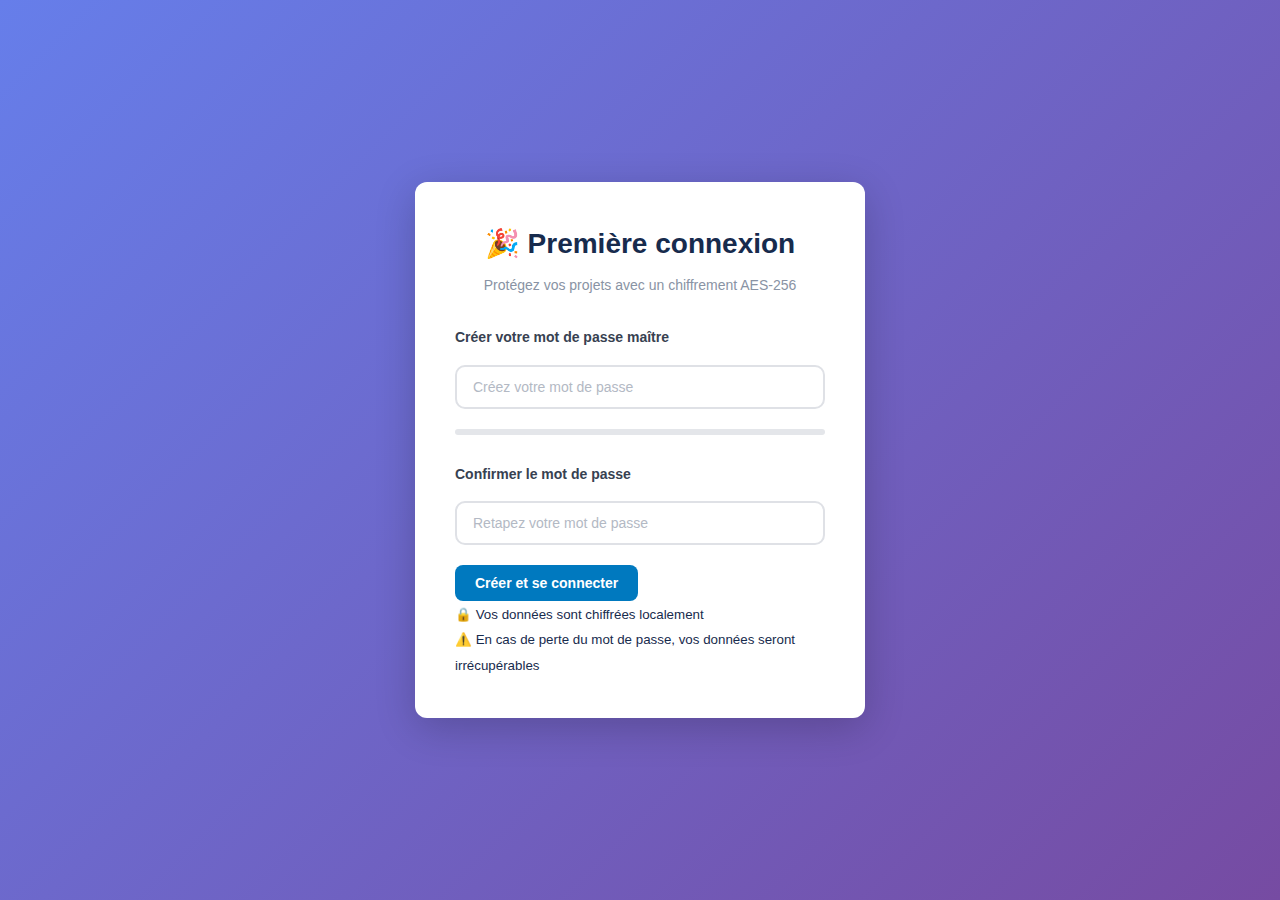
<file: index.html>
<!DOCTYPE html>
<html lang="fr">
<head>
    <meta charset="UTF-8">
    <meta name="viewport" content="width=device-width, initial-scale=1.0">
    <title>🔐 Connexion - Trello Clone Sécurisé</title>
    <link rel="stylesheet" href="css/common.css">
    <link rel="stylesheet" href="css/login.css">
</head>
<body>
    <div class="login-container">
        <div class="login-card">
            <div class="login-header">
                <h1>🔐 Trello Clone Sécurisé</h1>
                <p id="loginSubtitle">Protégez vos projets avec un chiffrement AES-256</p>
            </div>

            <form id="loginForm" autocomplete="off">
                <div class="form-group">
                    <label for="masterPassword">
                        <span id="passwordLabel">Créer votre mot de passe maître</span>
                    </label>
                    <input 
                        type="password" 
                        id="masterPassword" 
                        class="form-control"
                        placeholder="Minimum 12 caractères"
                        required
                        autocomplete="new-password"
                    >
                    
                    <!-- Indicateur de force (uniquement en mode création) -->
                    <div id="strengthIndicator" class="strength-indicator">
                        <div class="strength-bar">
                            <div id="strengthBar" class="strength-fill"></div>
                        </div>
                        <small id="strengthText" class="strength-text"></small>
                    </div>
                </div>

                <!-- Confirmation (uniquement en mode création) -->
                <div id="confirmGroup" class="form-group">
                    <label for="confirmPassword">Confirmer le mot de passe</label>
                    <input 
                        type="password" 
                        id="confirmPassword" 
                        class="form-control"
                        placeholder="Retapez votre mot de passe"
                        autocomplete="new-password"
                    >
                </div>

                <button type="submit" id="submitBtn" class="btn btn-primary">
                    🚀 Créer mon compte
                </button>
            </form>

            <div class="login-footer">
                <p>
                    <small>
                        🔒 Vos données sont chiffrées localement<br>
                        ⚠️ En cas de perte du mot de passe, vos données seront irrécupérables
                    </small>
                </p>
            </div>
        </div>
    </div>

    <!-- ⚠️ ORDRE CRITIQUE DES SCRIPTS -->
    <script src="js/security.js"></script>      <!-- 1️⃣ En premier -->
    <script src="js/storage.js"></script>          <!-- 2️⃣ En deuxième -->
    <script src="js/crypto.js"></script>        <!-- 3️⃣ En troisième -->
    <script src="js/auth.js"></script>         <!-- 4️⃣ En dernier -->
    <script src="js/login.js"></script>         <!-- 4️⃣ En dernier -->
</body>
</html>
</file>
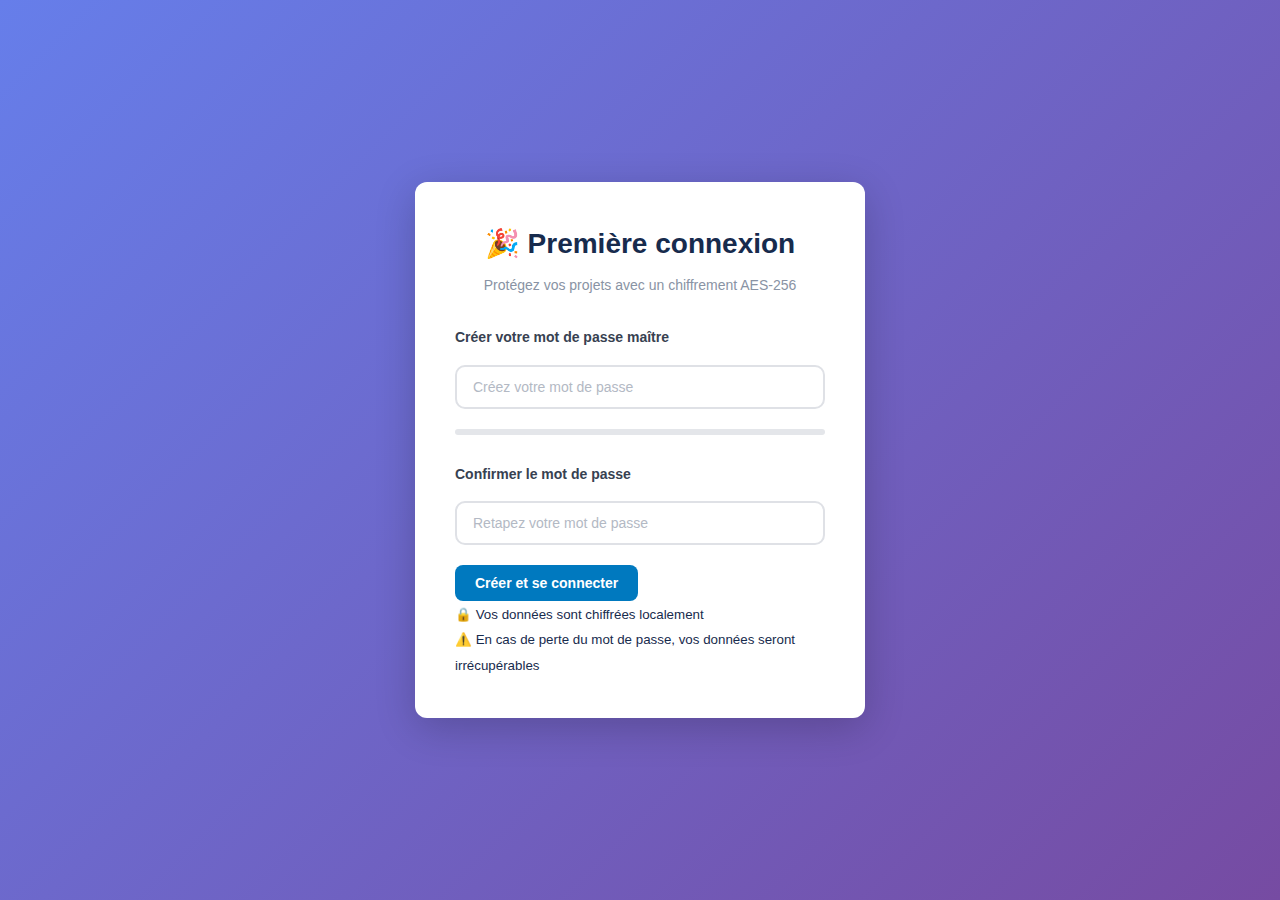
<file: dashboard.html>
<!DOCTYPE html>
<html lang="fr">
<head>
    <meta charset="UTF-8">
    <meta name="viewport" content="width=device-width, initial-scale=1.0">
    <title>Tableau de bord - Kanban</title>

    <link rel="stylesheet" href="css/common.css">
    <link rel="stylesheet" href="css/dashboard.css">
</head>
<body>
    <!-- Header -->
    <header class="dashboard-header">
        <div class="header-content">
            <div class="header-title">
                <h1>📊 Mes Projets Kanban</h1>
            </div>
            <div class="header-user">
                <button class="btn btn-secondary" id="logoutBtn" onclick="logOut()">
                    🚪 Déconnexion
                </button>
            </div>
        </div>
    </header>

    <!-- Main Content -->
    <main class="dashboard-main">
        <!-- Actions & Stats -->
        <section class="dashboard-actions">
            <div class="actions-header">
                <h2>Vue d'ensemble</h2>
                <button class="btn btn-primary" onclick="showProjectModal()">
                    ➕ Nouveau Projet
                </button>
            </div>
            
            <div class="dashboard-stats">
                <div class="stat-card">
                    <span class="stat-value" id="totalProjects">0</span>
                    <span class="stat-label">Projets</span>
                </div>
                <div class="stat-card">
                    <span class="stat-value" id="totalTasks">0</span>
                    <span class="stat-label">Tâches</span>
                </div>
                <div class="stat-card">
                    <span class="stat-value" id="completedTasks">0</span>
                    <span class="stat-label">Terminées</span>
                </div>
                <div class="stat-card">
                    <span class="stat-value" id="progressPercentage">0%</span>
                    <span class="stat-label">Progression</span>
                </div>
            </div>
        </section>

        <!-- Projects Section -->
        <section class="projects-section">
            <div class="section-header">
                <h2>Mes projets</h2>
            </div>

            <!-- Empty State -->
            <div class="empty-state" id="noProjects" style="display: none;">
                <div class="empty-state-icon">📋</div>
                <h3>Aucun projet</h3>
                <p>Créez votre premier projet pour commencer</p>
                <button class="btn btn-primary" onclick="showProjectModal()">
                    ➕ Créer un projet
                </button>
            </div>

            <!-- Projects Grid -->
            <div class="projects-grid" id="projectsList">
                <!-- Les projets seront affichés ici -->
            </div>
        </section>
    </main>

    <!-- Scripts -->
    <script src="js/crypto.js"></script>
    <script src="js/storage.js"></script>
    <script src="js/auth.js"></script>
    <script src="js/dashboard.js"></script>
</body>
</html>
</file>
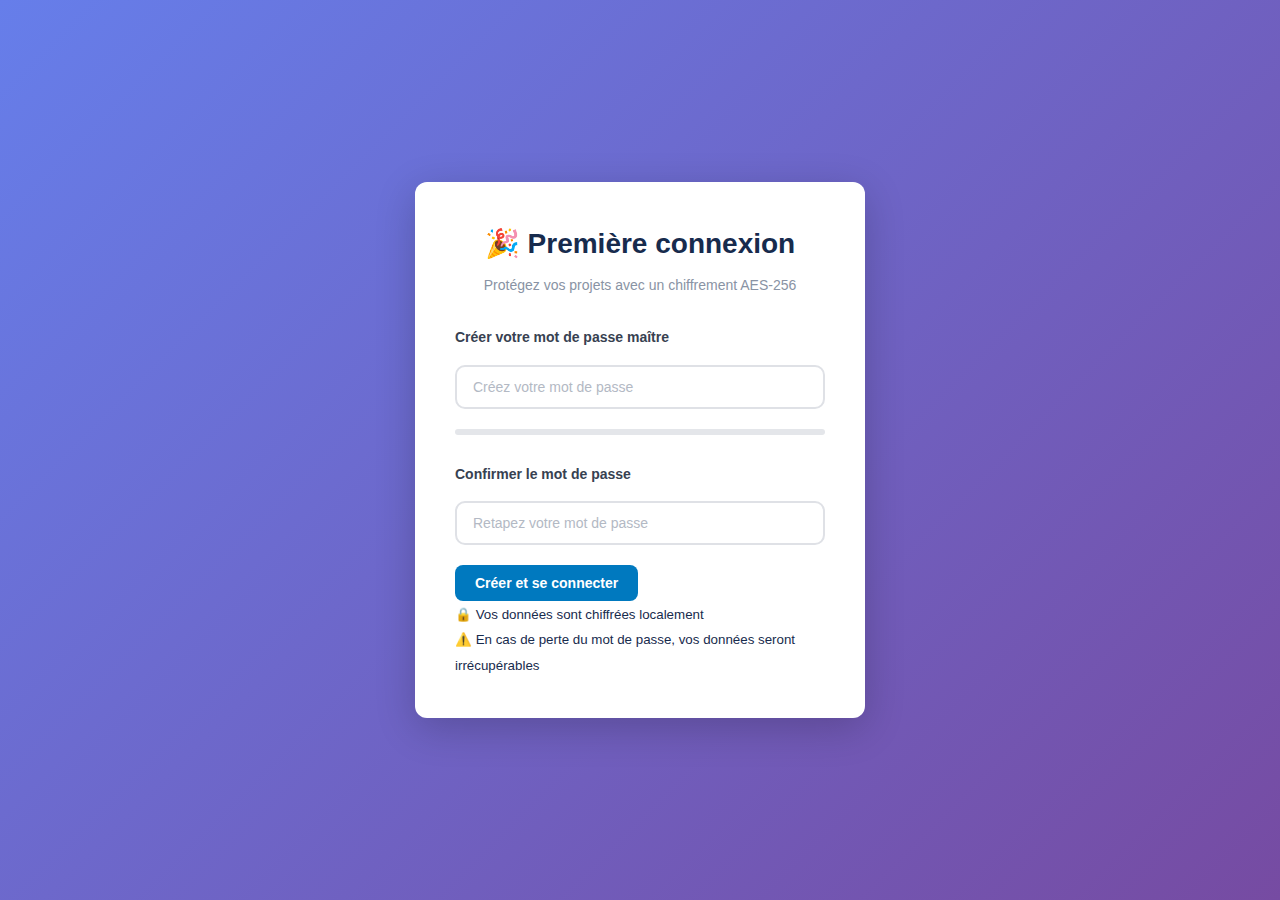
<file: macro-kanban.html>
<!DOCTYPE html>
<html lang="fr">
<head>
    <meta charset="UTF-8">
    <meta name="viewport" content="width=device-width, initial-scale=1.0">
    <title>Vue Globale - Kanban Manager</title>
    <link rel="stylesheet" href="css/common.css">
    <link rel="stylesheet" href="css/kanban.css">
</head>
<body>
    <div class="app-container">
        <header class="app-header">
            <div class="header-left">
                <h1>🌐 Vue Globale</h1>
                <span class="subtitle">Toutes les tâches de tous les projets</span>
            </div>
            <nav class="header-nav">
                <a href="dashboard.html" class="btn btn-outline">
                    📊 Mes Projets
                </a>
                <button id="lockBtn" class="btn btn-outline">
                    🔒 Verrouiller
                </button>
            </nav>
        </header>

        <main class="kanban-board">
            <!-- Colonne À faire -->
            <div class="column">
                <div class="column-header">
                    <h2>📝 À faire</h2>
                    <span class="card-count" id="todoCount">0</span>
                </div>
                <div class="cards-container" id="todo-cards" data-status="todo">
                    <!-- Cartes injectées ici -->
                </div>
            </div>

            <!-- Colonne En cours -->
            <div class="column">
                <div class="column-header">
                    <h2>🔄 En cours</h2>
                    <span class="card-count" id="inprogressCount">0</span>
                </div>
                <div class="cards-container" id="inprogress-cards" data-status="inprogress">
                    <!-- Cartes injectées ici -->
                </div>
            </div>

            <!-- Colonne Terminé -->
            <div class="column">
                <div class="column-header">
                    <h2>✅ Terminé</h2>
                    <span class="card-count" id="doneCount">0</span>
                </div>
                <div class="cards-container" id="done-cards" data-status="done">
                    <!-- Cartes injectées ici -->
                </div>
            </div>
        </main>
    </div>

    <!-- Modal Détails Carte -->
    <div id="cardModal" class="modal">
        <div class="modal-content modal-large">
            <div class="modal-header">
                <h2>📋 Détails de la tâche</h2>
                <button class="close-btn" onclick="macroKanban.closeCardModal()">✕</button>
            </div>
            <div class="modal-body modal-split">
                <div class="modal-main">
                    <form id="cardForm">
                        <input type="hidden" id="cardId">
                        <input type="hidden" id="cardProjectId">
                        
                        <div class="form-group">
                            <label for="cardTitle">Titre *</label>
                            <input 
                                type="text" 
                                id="cardTitle" 
                                class="form-control"
                                required
                            >
                        </div>

                        <div class="form-group">
                            <label for="cardDescription">Description</label>
                            <textarea 
                                id="cardDescription" 
                                class="form-control"
                                rows="6"
                            ></textarea>
                        </div>

                        <div class="form-group">
                            <label for="cardDueDate">Date d'échéance</label>
                            <input 
                                type="date" 
                                id="cardDueDate" 
                                class="form-control"
                            >
                        </div>

                        <div class="modal-footer">
                            <button type="button" class="btn btn-danger" id="deleteCardBtn">
                                🗑️ Supprimer
                            </button>
                            <div style="flex: 1"></div>
                            <button type="button" class="btn btn-outline" onclick="macroKanban.closeCardModal()">
                                Annuler
                            </button>
                            <button type="submit" class="btn btn-primary">
                                💾 Enregistrer
                            </button>
                        </div>
                    </form>
                </div>

                <div class="modal-sidebar">
                    <div class="sidebar-section">
                        <h3>📌 Projet</h3>
                        <div id="cardProject" class="project-badge"></div>
                        <button class="btn btn-outline btn-small btn-block" id="goToProjectBtn">
                            Ouvrir le projet
                        </button>
                    </div>

                    <div class="sidebar-section">
                        <h3>📊 Statut</h3>
                        <div id="cardStatus" class="status-badge"></div>
                    </div>

                    <div class="sidebar-section">
                        <h3>📅 Informations</h3>
                        <div class="info-item">
                            <span class="info-label">Créée le</span>
                            <span id="cardCreatedAt" class="info-value"></span>
                        </div>
                        <div class="info-item">
                            <span class="info-label">Modifiée le</span>
                            <span id="cardUpdatedAt" class="info-value"></span>
                        </div>
                        <div class="info-item">
                            <span class="info-label">Temps de vie</span>
                            <span id="cardLifetime" class="info-value"></span>
                        </div>
                    </div>
                </div>
            </div>
        </div>
    </div>

    <script src="js/crypto.js"></script>
    <script src="js/security.js"></script>
    <script src="js/storage.js"></script>
    <script src="js/auth.js"></script>
    <script src="js/macro-kanban.js"></script>
</body>
</html>
</file>
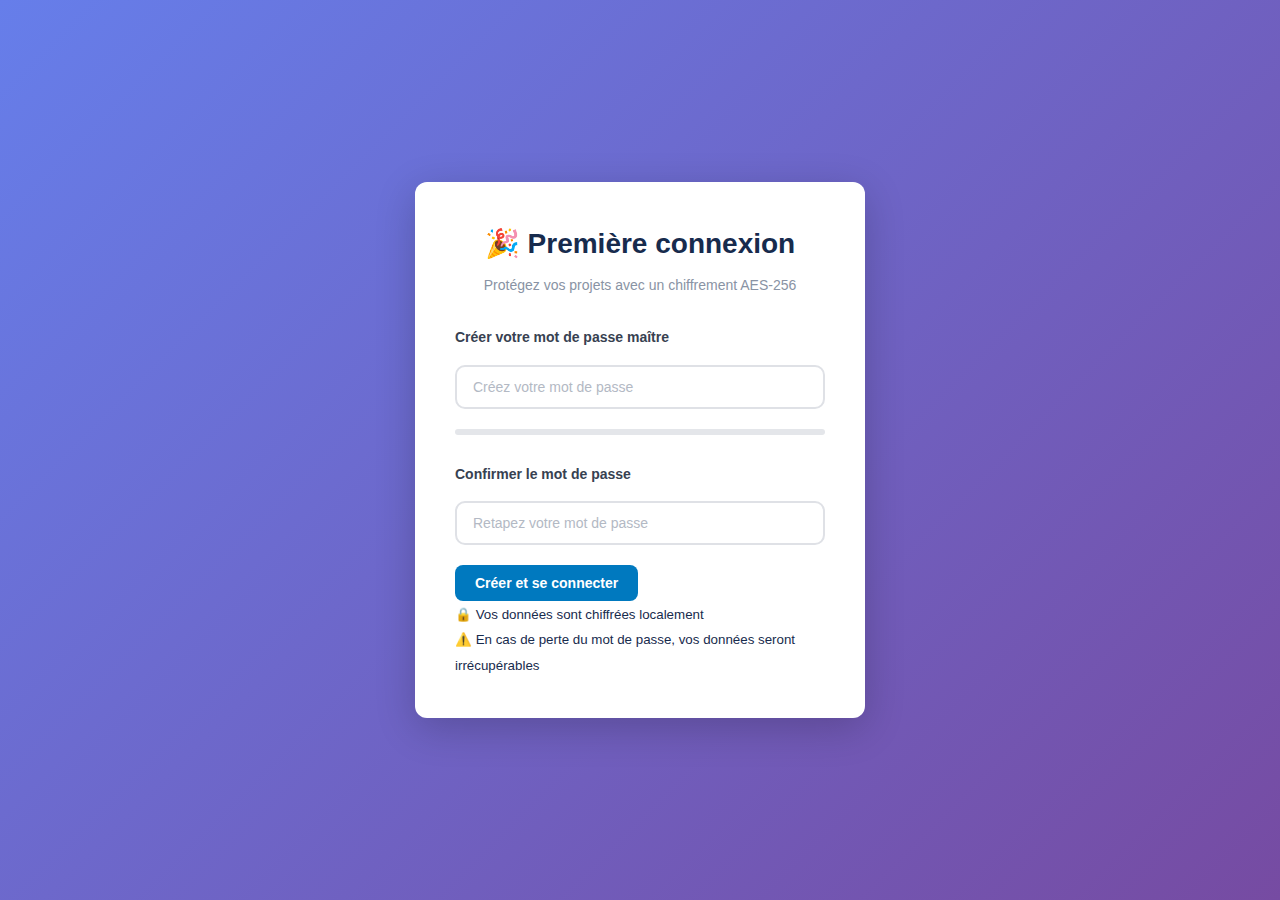
<file: project-kanban.html>
<!DOCTYPE html>
<html lang="fr">
<head>
    <meta charset="UTF-8">
    <meta name="viewport" content="width=device-width, initial-scale=1.0">
    <title>Kanban - Projet</title>
    <link rel="stylesheet" href="css/common.css">
    <link rel="stylesheet" href="css/kanban.css">
</head>
<body>
    <!-- Header -->
    <header class="header">
        <div class="header-content">
            <div class="header-left">
                <button onclick="window.location.href='dashboard.html'" class="btn-back">
                    ← Retour aux projets
                </button>
                <h1 id="project-name">Chargement...</h1>
            </div>
            <div class="header-right">
                <button id="btn-add-task" class="btn-primary">+ Nouvelle tâche</button>
            </div>
        </div>
    </header>

    <!-- Project Info -->
    <div class="project-info">
        <p id="project-description"></p>
    </div>

    <!-- Kanban Board -->
    <div class="kanban-container">
        <!-- Colonne À faire -->
        <div class="kanban-column" data-status="todo">
            <div class="column-header">
                <h2>📋 À faire</h2>
                <span class="task-count" id="count-todo">0</span>
            </div>
            <div class="column-content" id="column-todo" data-status="todo">
                <!-- Tâches ici -->
            </div>
        </div>

        <!-- Colonne En cours -->
        <div class="kanban-column" data-status="in-progress">
            <div class="column-header">
                <h2>🚀 En cours</h2>
                <span class="task-count" id="count-in-progress">0</span>
            </div>
            <div class="column-content" id="column-in-progress" data-status="in-progress">
                <!-- Tâches ici -->
            </div>
        </div>

        <!-- Colonne Terminé -->
        <div class="kanban-column" data-status="done">
            <div class="column-header">
                <h2>✅ Terminé</h2>
                <span class="task-count" id="count-done">0</span>
            </div>
            <div class="column-content" id="column-done" data-status="done">
                <!-- Tâches ici -->
            </div>
        </div>
    </div>

    <!-- Modal Ajout/Édition Tâche -->
    <div id="modal-task" class="modal">
        <div class="modal-content modal-large">
            <div class="modal-header">
                <h2 id="modal-title">Nouvelle tâche</h2>
                <button class="modal-close btn-close">✕</button>
            </div>
            
            <form id="form-task">
                <div class="form-group">
                    <label for="task-title">Titre de la tâche *</label>
                    <input type="text" id="task-title" required maxlength="100">
                </div>

                <div class="form-group">
                    <label for="task-description">Description</label>
                    <textarea id="task-description" rows="4" maxlength="500"></textarea>
                </div>

                <div class="form-row">
                    <div class="form-group">
                        <label for="task-dueDate">Date d'échéance</label>
                        <input type="date" id="task-dueDate">
                    </div>

                    <div class="form-group">
                        <label for="task-priority">Priorité</label>
                        <select id="task-priority">
                            <option value="low">🟢 Basse</option>
                            <option value="medium" selected>🟡 Moyenne</option>
                            <option value="high">🔴 Haute</option>
                        </select>
                    </div>
                </div>

                <div class="form-group">
                    <label for="task-status">Colonne</label>
                    <select id="task-status">
                        <option value="todo">📋 À faire</option>
                        <option value="in-progress">🚀 En cours</option>
                        <option value="done">✅ Terminé</option>
                    </select>
                </div>

                <!-- Métadonnées (visible en mode édition) -->
                <div id="task-metadata" class="metadata-section" style="display: none;">
                    <h3>📊 Métadonnées</h3>
                    <div class="metadata-grid">
                        <div class="metadata-item">
                            <span class="metadata-label">Créée le :</span>
                            <span id="meta-created">-</span>
                        </div>
                        <div class="metadata-item">
                            <span class="metadata-label">Modifiée le :</span>
                            <span id="meta-modified">-</span>
                        </div>
                        <div class="metadata-item">
                            <span class="metadata-label">Durée de vie :</span>
                            <span id="meta-lifetime">-</span>
                        </div>
                    </div>
                </div>

                <div class="modal-actions">
                    <button type="button" class="btn-cancel btn-secondary modal-close">Annuler</button>
                    <button type="submit" class="btn-primary">
                        <span id="btn-submit-text">Créer la tâche</span>
                    </button>
                </div>
            </form>

            <!-- Bouton supprimer (visible en mode édition) -->
            <button id="btn-delete-task" class="btn-danger" style="display: none;">
                🗑️ Supprimer cette tâche
            </button>
        </div>
    </div>

    <script src="js/crypto.js"></script>
    <script src="js/storage.js"></script>
    <script src="js/auth.js"></script>
    <script src="js/project-kanban.js"></script>
</body>
</html>
</file>
<file: css/login.css>
/**
 * 🔐 Styles page de connexion
 */

/* ========================================
   🔐 CONTENEUR LOGIN
======================================== */

.login-container {
    min-height: 100vh;
    display: flex;
    align-items: center;
    justify-content: center;
    padding: 20px;
    background: linear-gradient(135deg, #667eea 0%, #764ba2 100%);
}

.login-card {
    background: white;
    border-radius: var(--radius-lg);
    box-shadow: var(--shadow-lg);
    padding: 40px;
    width: 100%;
    max-width: 450px;
    animation: slideUp 0.3s ease-out;
}

/* ========================================
   📋 HEADER LOGIN
======================================== */

.login-header {
    text-align: center;
    margin-bottom: 30px;
}

.login-header h1 {
    color: var(--grey-900);
    font-size: 28px;
    margin-bottom: 8px;
    font-weight: 600;
}

.login-header p {
    color: var(--grey-500);
    font-size: 14px;
    line-height: 1.5;
}

/* ========================================
   💪 INDICATEUR DE FORCE
======================================== */

.strength-indicator {
    margin-top: 12px;
}

.strength-bar {
    height: 6px;
    background: var(--grey-200);
    border-radius: 3px;
    overflow: hidden;
    margin-bottom: 8px;
}

.strength-fill {
    height: 100%;
    width: 0%;
    transition: all 0.3s ease;
    border-radius: 3px;
}

.strength-fill.weak {
    width: 33%;
    background: var(--danger);
}

.strength-fill.medium {
    width: 66%;
    background: var(--warning);
}

.strength-fill.strong {
    width: 100%;
    background: var(--success);
}

.strength-text {
    display: block;
    font-size: 12px;
    color: var(--grey-500);
}

.strength-requirements {
    margin-top: 12px;
    padding: 12px;
    background: var(--grey-50);
    border-radius: var(--radius-sm);
    border-left: 3px solid var(--info);
}

.strength-requirements p {
    font-size: 12px;
    color: var(--grey-700);
    margin-bottom: 8px;
    font-weight: 600;
}

.strength-requirements ul {
    list-style: none;
    margin: 0;
    padding: 0;
}

.strength-requirements li {
    font-size: 12px;
    color: var(--grey-600);
    padding: 4px 0;
    padding-left: 20px;
    position: relative;
}

.strength-requirements li::before {
    content: '○';
    position: absolute;
    left: 0;
    color: var(--grey-400);
}

.strength-requirements li.valid {
    color: var(--success);
}

.strength-requirements li.valid::before {
    content: '✓';
    color: var(--success);
    font-weight: bold;
}

/* ========================================
   🔒 LOCKOUT MESSAGE
======================================== */

.lockout-message {
    text-align: center;
    padding: 20px;
    background: var(--grey-50);
    border-radius: var(--radius-md);
    margin-bottom: 20px;
}

.lockout-message .lockout-icon {
    font-size: 48px;
    margin-bottom: 12px;
}

.lockout-message h3 {
    color: var(--danger);
    margin-bottom: 8px;
    font-size: 18px;
}

.lockout-message p {
    color: var(--grey-600);
    font-size: 14px;
    margin-bottom: 12px;
}

.lockout-timer {
    font-size: 24px;
    font-weight: 600;
    color: var(--primary);
    font-family: 'Courier New', monospace;
}

/* ========================================
   📱 RESPONSIVE LOGIN
======================================== */

@media (max-width: 768px) {
    .login-card {
        padding: 30px 20px;
    }

    .login-header h1 {
        font-size: 24px;
    }

    .login-header p {
        font-size: 13px;
    }
}

@media (max-width: 480px) {
    .login-container {
        padding: 12px;
    }

    .login-card {
        padding: 24px 16px;
    }

    .login-header h1 {
        font-size: 22px;
    }
}
</file>
<file: css/dashboard.css>
/* ============================================
   DASHBOARD.CSS - Styles du tableau de bord
   ============================================ */

   :root {
    --primary: #6366f1;
    --primary-dark: #4f46e5;
    --secondary: #8b5cf6;
    --success: #10b981;
    --danger: #ef4444;
    --warning: #f59e0b;
    --dark: #1e293b;
    --light: #f8fafc;
    --gray: #64748b;
    --border: #e2e8f0;
    --shadow: 0 4px 6px -1px rgba(0, 0, 0, 0.1);
    --shadow-lg: 0 10px 15px -3px rgba(0, 0, 0, 0.1);
}

* {
    margin: 0;
    padding: 0;
    box-sizing: border-box;
}

body {
    font-family: -apple-system, BlinkMacSystemFont, 'Segoe UI', Roboto, sans-serif;
    background: linear-gradient(135deg, #667eea 0%, #764ba2 100%);
    min-height: 100vh;
    color: var(--dark);
}

/* ============================================
   HEADER
   ============================================ */

.dashboard-header {
    background: white;
    box-shadow: var(--shadow);
    padding: 1rem 2rem;
    position: sticky;
    top: 0;
    z-index: 100;
}

.header-content {
    max-width: 1400px;
    margin: 0 auto;
    display: flex;
    justify-content: space-between;
    align-items: center;
}

.header-title h1 {
    font-size: 1.5rem;
    color: var(--dark);
    font-weight: 600;
}

.header-user {
    display: flex;
    align-items: center;
    gap: 1rem;
}

.user-info {
    display: flex;
    align-items: center;
    gap: 0.5rem;
}

.user-avatar {
    width: 40px;
    height: 40px;
    background: linear-gradient(135deg, var(--primary), var(--secondary));
    border-radius: 50%;
    display: flex;
    align-items: center;
    justify-content: center;
    color: white;
    font-weight: 600;
}

.user-name {
    font-weight: 500;
    color: var(--dark);
}

/* ============================================
   MAIN CONTENT
   ============================================ */

.dashboard-main {
    max-width: 1400px;
    margin: 2rem auto;
    padding: 0 2rem;
}

/* ============================================
   ACTIONS & STATS
   ============================================ */

.dashboard-actions {
    background: white;
    border-radius: 12px;
    padding: 2rem;
    margin-bottom: 2rem;
    box-shadow: var(--shadow);
}

.actions-header {
    display: flex;
    justify-content: space-between;
    align-items: center;
    margin-bottom: 2rem;
}

.actions-header h2 {
    font-size: 1.25rem;
    color: var(--dark);
}

.dashboard-stats {
    display: grid;
    grid-template-columns: repeat(auto-fit, minmax(200px, 1fr));
    gap: 1.5rem;
}

.stat-card {
    background: linear-gradient(135deg, #667eea 0%, #764ba2 100%);
    padding: 1.5rem;
    border-radius: 10px;
    color: white;
    text-align: center;
}

.stat-value {
    display: block;
    font-size: 2.5rem;
    font-weight: 700;
    margin-bottom: 0.5rem;
}

.stat-label {
    display: block;
    font-size: 1.5rem;
    color: var(--light);
    opacity: 0.9;
}

/* ============================================
   PROJECTS SECTION
   ============================================ */

.projects-section {
    background: white;
    border-radius: 12px;
    padding: 2rem;
    box-shadow: var(--shadow);
}

.section-header {
    display: flex;
    justify-content: space-between;
    align-items: center;
    margin-bottom: 2rem;
}

.section-header h2 {
    font-size: 1.25rem;
    color: var(--dark);
}

/* Grille des projets */
.projects-grid {
    display: grid;
    grid-template-columns: repeat(auto-fill, minmax(320px, 1fr));
    gap: 1.5rem;
}

/* Carte projet */
.project-card {
    background: white;
    border: 2px solid var(--border);
    border-radius: 12px;
    padding: 1.5rem;
    transition: all 0.3s ease;
    cursor: pointer;
}

.project-card:hover {
    border-color: var(--primary);
    box-shadow: var(--shadow-lg);
    transform: translateY(-2px);
}

.project-header {
    display: flex;
    justify-content: space-between;
    align-items: flex-start;
    margin-bottom: 1rem;
}

.project-header h3 {
    font-size: 1.125rem;
    color: var(--dark);
    flex: 1;
    margin: 0;
}

.project-actions {
    display: flex;
    gap: 0.5rem;
    opacity: 0;
    transition: opacity 0.2s;
}

.project-card:hover .project-actions {
    opacity: 1;
}

.project-description {
    color: var(--gray);
    font-size: 0.875rem;
    margin-bottom: 1rem;
    line-height: 1.5;
}

.project-stats {
    display: flex;
    gap: 1rem;
    margin-bottom: 1rem;
    padding-bottom: 1rem;
    border-bottom: 1px solid var(--border);
}

.stat {
    flex: 1;
    text-align: center;
}

.project-stats .stat-label {
    display: block;
    font-size: 0.75rem;
    color: var(--gray);
    margin-bottom: 0.25rem;
}

.stat-value {
    display: block;
    font-size: 1.25rem;
    font-weight: 600;
    color: var(--dark);
}

/* Barre de progression */
.progress-bar {
    height: 6px;
    background: var(--border);
    border-radius: 3px;
    overflow: hidden;
}

.progress-fill {
    height: 100%;
    background: linear-gradient(90deg, var(--primary), var(--secondary));
    border-radius: 3px;
    transition: width 0.3s ease;
}

/* État vide */
.empty-state {
    text-align: center;
    padding: 3rem;
}

.empty-state-icon {
    font-size: 4rem;
    margin-bottom: 1rem;
    opacity: 0.3;
}

.empty-state h3 {
    font-size: 1.25rem;
    color: var(--dark);
    margin-bottom: 0.5rem;
}

.empty-state p {
    color: var(--gray);
    margin-bottom: 1.5rem;
}

/* ============================================
   BUTTONS
   ============================================ */

.btn {
    padding: 0.75rem 1.5rem;
    border: none;
    border-radius: 8px;
    font-size: 1rem;
    font-weight: 500;
    cursor: pointer;
    transition: all 0.2s;
    display: inline-flex;
    align-items: center;
    gap: 0.5rem;
    text-decoration: none;
}

.btn-primary {
    background: linear-gradient(135deg, var(--primary), var(--secondary));
    color: white;
}

.btn-primary:hover {
    transform: translateY(-2px);
    box-shadow: var(--shadow-lg);
}

.btn-secondary {
    background: var(--light);
    color: var(--dark);
    border: 1px solid var(--border);
}

.btn-secondary:hover {
    background: var(--border);
}

.btn-danger {
    background: var(--danger);
    color: white;
}

.btn-danger:hover {
    background: #dc2626;
}

.btn-icon {
    width: 36px;
    height: 36px;
    padding: 0;
    display: inline-flex;
    align-items: center;
    justify-content: center;
    background: var(--light);
    border: 1px solid var(--border);
    border-radius: 6px;
    font-size: 1.125rem;
    cursor: pointer;
    transition: all 0.2s;
}

.btn-icon:hover {
    background: var(--primary);
    color: white;
    border-color: var(--primary);
}

.btn-icon.btn-danger:hover {
    background: var(--danger);
    border-color: var(--danger);
}

.btn-close {
    background: transparent;
    border: none;
    font-size: 1.5rem;
    cursor: pointer;
    color: var(--gray);
    padding: 0.5rem;
    line-height: 1;
}

.btn-close:hover {
    color: var(--dark);
}

/* ============================================
   MODAL
   ============================================ */

.modal {
    position: fixed;
    top: 0;
    left: 0;
    right: 0;
    bottom: 0;
    background: rgba(0, 0, 0, 0.5);
    display: flex;
    align-items: center;
    justify-content: center;
    z-index: 1000;
    animation: fadeIn 0.2s;
}

@keyframes fadeIn {
    from {
        opacity: 0;
    }
    to {
        opacity: 1;
    }
}

.modal-content {
    background: white;
    border-radius: 12px;
    width: 90%;
    max-width: 500px;
    max-height: 90vh;
    overflow-y: auto;
    animation: slideUp 0.3s;
}

@keyframes slideUp {
    from {
        transform: translateY(20px);
        opacity: 0;
    }
    to {
        transform: translateY(0);
        opacity: 1;
    }
}

.modal-header {
    padding: 1.5rem;
    border-bottom: 1px solid var(--border);
    display: flex;
    justify-content: space-between;
    align-items: center;
}

.modal-header h2 {
    font-size: 1.25rem;
    color: var(--dark);
    margin: 0;
}

.modal-body {
    padding: 1.5rem;
}

.modal-actions {
    padding: 1.5rem;
    border-top: 1px solid var(--border);
    display: flex;
    justify-content: flex-end;
    gap: 1rem;
}

/* ============================================
   FORM
   ============================================ */

.form-group {
    margin-bottom: 1.5rem;
}

.form-group label {
    display: block;
    margin-bottom: 0.5rem;
    color: var(--dark);
    font-weight: 500;
}

.form-group input,
.form-group textarea {
    width: 100%;
    padding: 0.75rem;
    border: 2px solid var(--border);
    border-radius: 8px;
    font-size: 1rem;
    font-family: inherit;
    transition: border-color 0.2s;
}

.form-group input:focus,
.form-group textarea:focus {
    outline: none;
    border-color: var(--primary);
}

.form-group textarea {
    resize: vertical;
    min-height: 100px;
}

/* ============================================
   NOTIFICATIONS
   ============================================ */

.notification {
    position: fixed;
    top: 2rem;
    right: 2rem;
    background: white;
    padding: 1rem 1.5rem;
    border-radius: 8px;
    box-shadow: var(--shadow-lg);
    display: flex;
    align-items: center;
    gap: 0.75rem;
    min-width: 300px;
    transform: translateX(400px);
    transition: transform 0.3s;
    z-index: 2000;
}

.notification.show {
    transform: translateX(0);
}

.notification-success {
    border-left: 4px solid var(--success);
}

.notification-error {
    border-left: 4px solid var(--danger);
}

.notification-info {
    border-left: 4px solid var(--primary);
}

/* ============================================
   RESPONSIVE
   ============================================ */

@media (max-width: 768px) {
    .dashboard-header {
        padding: 1rem;
    }

    .dashboard-main {
        padding: 0 1rem;
        margin: 1rem auto;
    }

    .dashboard-stats {
        grid-template-columns: 1fr;
    }

    .projects-grid {
        grid-template-columns: 1fr;
    }

    .actions-header,
    .section-header {
        flex-direction: column;
        align-items: flex-start;
        gap: 1rem;
    }

    .project-actions {
        opacity: 1;
    }
}
</file>
<file: css/kanban.css>
/* ========================================
   🎨 KANBAN BOARD - STYLES COMPLETS
======================================== */

/* ============================================
   HEADER
============================================ */

.header {
    background: white;
    color: #1e293b;
    padding: 1.5rem 2rem;
    box-shadow: 0 2px 10px rgba(0,0,0,0.1);
}

.header-content {
    max-width: 1400px;
    margin: 0 auto;
    display: flex;
    justify-content: space-between;
    align-items: center;
}

.header-left {
    display: flex;
    align-items: center;
    gap: 1.5rem;
}

.header-left h1 {
    margin: 0;
    font-size: 1.8rem;
    font-weight: 600;
}

.btn-back {
    background: #f1f5f9;
    color: grey;
    border: 1px solid rgba(255, 255, 255, 0.3);
    padding: 0.6rem 1.2rem;
    border-radius: 8px;
    cursor: pointer;
    font-size: 0.95rem;
    transition: all 0.3s ease;
}

.btn-back:hover {
    background: #e0e0e0;
    transform: translateY(-2px);
    box-shadow: 0 4px 12px rgba(0, 0, 0, 0.1);
    transform: translateX(-3px);
}

.btn-close {
    background: transparent;
    border: none;
    font-size: 1.5rem;
    cursor: pointer;
    color: var(--gray);
    padding: 0.5rem;
    line-height: 1;
}

.btn-close:hover {
    color: var(--dark);
}

/* ============================================
   PROJECT INFO
============================================ */

.project-info {
    max-width: 1400px;
    margin: 1.5rem auto;
    padding: 0 2rem;
}

.project-info p {
    color: #64748b;
    font-size: 1rem;
    line-height: 1.6;
}

/* ============================================
   KANBAN CONTAINER
============================================ */

.kanban-container {
    max-width: 1400px;
    margin: 2rem auto;
    padding: 0 2rem;
    display: grid;
    grid-template-columns: repeat(3, 1fr);
    gap: 1.5rem;
}

/* ============================================
   COLONNES
============================================ */

.kanban-column {
    background: #f8fafc;
    border-radius: 12px;
    display: flex;
    flex-direction: column;
    min-height: 500px;
}

.column-header {
    padding: 1.2rem;
    border-bottom: 2px solid #e2e8f0;
    display: flex;
    justify-content: space-between;
    align-items: center;
    background: white;
    border-radius: 12px 12px 0 0;
}

.column-header h2 {
    margin: 0;
    font-size: 1.1rem;
    font-weight: 600;
    color: #1e293b;
}

.task-count {
    background: #667eea;
    color: white;
    padding: 0.3rem 0.8rem;
    border-radius: 20px;
    font-size: 0.85rem;
    font-weight: 600;
}

/* ============================================
   ZONE DE CONTENU (DROP ZONE)
============================================ */

.column-content {
    padding: 1rem;
    flex: 1;
    display: flex;
    flex-direction: column;
    gap: 1rem;
    overflow-y: auto;
    min-height: 400px;
}

.column-content:empty::after {
    content: "Glissez une tâche ici";
    display: block;
    text-align: center;
    color: #94a3b8;
    padding: 3rem 1rem;
    font-style: italic;
}

.column-content.drag-over {
    background: #e0e7ff;
    border: 2px dashed #667eea;
    border-radius: 8px;
}

/* ============================================
   CARTES DE TÂCHES
============================================ */

.task-card {
    background: white;
    border-radius: 10px;
    padding: 1rem;
    box-shadow: 0 2px 8px rgba(0,0,0,0.08);
    cursor: pointer;
    transition: all 0.3s ease;
    border-left: 4px solid #667eea;
}

.task-card:hover {
    transform: translateY(-3px);
    box-shadow: 0 4px 16px rgba(0,0,0,0.12);
}

.task-card.dragging {
    opacity: 0.5;
    transform: rotate(3deg);
    cursor: grabbing;
}

/* Header de la carte */
.task-header {
    display: flex;
    align-items: flex-start;
    gap: 0.5rem;
    margin-bottom: 0.5rem;
}

.task-priority {
    font-size: 1.2rem;
    flex-shrink: 0;
}

.task-title {
    margin: 0;
    font-size: 1rem;
    font-weight: 600;
    color: #1e293b;
    line-height: 1.4;
    flex: 1;
}

/* Description */
.task-description {
    margin: 0.5rem 0;
    font-size: 0.9rem;
    color: #64748b;
    line-height: 1.5;
    
    /* Limitation à 2 lignes */
    display: -webkit-box;
    -webkit-line-clamp: 2;
    -webkit-box-orient: vertical;
    overflow: hidden;
    text-overflow: ellipsis;
}

/* Date d'échéance */
.task-due-date {
    margin-top: 0.8rem;
    padding: 0.4rem 0.6rem;
    background: #f1f5f9;
    border-radius: 6px;
    font-size: 0.85rem;
    color: #475569;
    display: inline-block;
}

.task-due-date.due-soon {
    background: #fed7aa;
    color: #c2410c;
}

.task-due-date.overdue {
    background: #fecaca;
    color: #dc2626;
    font-weight: 600;
}

#column-done .task-due-date.overdue {
    background: #f1f5f9;
    color: #475569;
    font-weight: inherit;
}

/* ============================================
   MODAL
============================================ */

.modal {
    display: none;
    position: fixed;
    top: 0;
    left: 0;
    width: 100%;
    height: 100%;
    background: rgba(0, 0, 0, 0.6);
    z-index: 1000;
    backdrop-filter: blur(4px);
}

.modal.active {
    display: flex;
    justify-content: center;
    align-items: center;
    animation: fadeIn 0.3s ease;
}

@keyframes fadeIn {
    from { opacity: 0; }
    to { opacity: 1; }
}

.modal-content {
    background: white;
    border-radius: 16px;
    width: 90%;
    max-width: 600px;
    max-height: 90vh;
    overflow-y: auto;
    box-shadow: 0 20px 60px rgba(0,0,0,0.3);
    animation: slideUp 0.3s ease;
}

@keyframes slideUp {
    from { 
        opacity: 0;
        transform: translateY(30px);
    }
    to { 
        opacity: 1;
        transform: translateY(0);
    }
}

.modal-header {
    padding: 1.5rem 2rem;
    border-bottom: 1px solid #e2e8f0;
    display: flex;
    justify-content: space-between;
    align-items: center;
    background: linear-gradient(135deg, #667eea 0%, #764ba2 100%);
    color: white;
    border-radius: 16px 16px 0 0;
}

.modal-header h2 {
    margin: 0;
    font-size: 1.4rem;
    font-weight: 600;
}

/* Formulaire */
form {
    padding: 2rem;
}

.form-group {
    margin-bottom: 1.5rem;
}

.form-group label {
    display: block;
    margin-bottom: 0.5rem;
    font-weight: 600;
    color: #1e293b;
    font-size: 0.95rem;
}

.form-group input,
.form-group textarea,
.form-group select {
    width: 100%;
    padding: 0.8rem;
    border: 2px solid #e2e8f0;
    border-radius: 8px;
    font-size: 1rem;
    font-family: inherit;
    transition: border-color 0.3s ease;
}

.form-group input:focus,
.form-group textarea:focus,
.form-group select:focus {
    outline: none;
    border-color: #667eea;
}

.form-group textarea {
    resize: vertical;
    min-height: 100px;
}

.form-row {
    display: grid;
    grid-template-columns: 1fr 1fr;
    gap: 1rem;
}

/* ============================================
   MÉTADONNÉES
============================================ */

.metadata-section {
    margin: 2rem 0;
    padding: 1.5rem;
    background: #f8fafc;
    border-radius: 10px;
    border: 1px solid #e2e8f0;
}

.metadata-section h3 {
    margin: 0 0 1rem 0;
    font-size: 1rem;
    color: #475569;
}

.metadata-grid {
    display: grid;
    gap: 0.8rem;
}

.metadata-item {
    display: flex;
    justify-content: space-between;
    padding: 0.6rem 0;
    border-bottom: 1px solid #e2e8f0;
}

.metadata-item:last-child {
    border-bottom: none;
}

.metadata-label {
    font-weight: 600;
    color: #64748b;
    font-size: 0.9rem;
}

.metadata-item span:last-child {
    color: #1e293b;
    font-size: 0.9rem;
}

/* ============================================
   ACTIONS MODAL
============================================ */

.modal-actions {
    display: flex;
    gap: 1rem;
    justify-content: flex-end;
    margin-top: 2rem;
    padding-top: 1.5rem;
    border-top: 1px solid #e2e8f0;
}

/* ============================================
   BOUTONS
============================================ */

.btn-primary {
    background: linear-gradient(135deg, #667eea 0%, #764ba2 100%);
    color: white;
    border: none;
    padding: 0.8rem 1.5rem;
    border-radius: 8px;
    cursor: pointer;
    font-size: 1rem;
    font-weight: 600;
    transition: all 0.3s ease;
}

.btn-primary:hover {
    transform: translateY(-2px);
    box-shadow: 0 6px 20px rgba(102, 126, 234, 0.4);
}

.btn-secondary {
    background: #f1f5f9;
    color: #475569;
    border: 2px solid #e2e8f0;
    padding: 0.8rem 1.5rem;
    border-radius: 8px;
    cursor: pointer;
    font-size: 1rem;
    font-weight: 600;
    transition: all 0.3s ease;
}

.btn-secondary:hover {
    background: #e2e8f0;
}

.btn-danger {
    background: #ef4444;
    color: white;
    border: none;
    padding: 0.8rem 1.5rem;
    border-radius: 8px;
    cursor: pointer;
    font-size: 1rem;
    font-weight: 600;
    transition: all 0.3s ease;
    width: 100%;
    margin-top: 1rem;
}

.btn-danger:hover {
    background: #dc2626;
    transform: translateY(-2px);
}

/* ============================================
   RESPONSIVE
============================================ */

@media (max-width: 1200px) {
    .kanban-container {
        grid-template-columns: repeat(2, 1fr);
    }
}

@media (max-width: 768px) {
    .kanban-container {
        grid-template-columns: 1fr;
        padding: 0 1rem;
    }
    
    .header-content {
        flex-direction: column;
        gap: 1rem;
        align-items: flex-start;
    }
    
    .form-row {
        grid-template-columns: 1fr;
    }
}

/* ============================================
   SCROLLBAR CUSTOM
============================================ */

.column-content::-webkit-scrollbar {
    width: 8px;
}

.column-content::-webkit-scrollbar-track {
    background: #f1f5f9;
    border-radius: 10px;
}

.column-content::-webkit-scrollbar-thumb {
    background: #cbd5e1;
    border-radius: 10px;
}

.column-content::-webkit-scrollbar-thumb:hover {
    background: #94a3b8;
}
</file>
<file: css/common.css>
/**
 * 🎨 Styles communs - Base et composants réutilisables
 */

/* ========================================
   🌐 VARIABLES & RESET
======================================== */

* {
    margin: 0;
    padding: 0;
    box-sizing: border-box;
}

:root {
    --primary: #0079bf;
    --primary-dark: #026aa7;
    --primary-light: #0091e6;
    --success: #61bd4f;
    --warning: #f2d600;
    --danger: #eb5a46;
    --info: #00c2e0;
    
    --grey-50: #fafbfc;
    --grey-100: #f4f5f7;
    --grey-200: #e4e6ea;
    --grey-300: #dfe1e6;
    --grey-400: #b3b9c4;
    --grey-500: #8993a4;
    --grey-700: #505f79;
    --grey-900: #172b4d;
    
    --shadow-sm: 0 1px 3px rgba(0,0,0,0.12);
    --shadow-md: 0 4px 12px rgba(0,0,0,0.15);
    --shadow-lg: 0 10px 40px rgba(0,0,0,0.2);
    
    --radius-sm: 4px;
    --radius-md: 8px;
    --radius-lg: 12px;
    
    --transition: all 0.2s ease;
}

body {
    font-family: -apple-system, BlinkMacSystemFont, 'Segoe UI', Roboto, 'Helvetica Neue', Arial, sans-serif;
    line-height: 1.6;
    color: var(--grey-900);
    background: var(--grey-100);
    min-height: 100vh;
}

/* ========================================
   🎯 BOUTONS
======================================== */

.btn {
    display: inline-flex;
    align-items: center;
    justify-content: center;
    gap: 8px;
    padding: 10px 20px;
    border: none;
    border-radius: var(--radius-md);
    font-size: 14px;
    font-weight: 600;
    text-align: center;
    cursor: pointer;
    transition: var(--transition);
    font-family: inherit;
    white-space: nowrap;
}

.btn:hover:not(:disabled) {
    transform: translateY(-1px);
    box-shadow: var(--shadow-md);
}

.btn:active:not(:disabled) {
    transform: translateY(0);
}

.btn:disabled {
    opacity: 0.6;
    cursor: not-allowed;
}

.btn-primary {
    background: var(--primary);
    color: white;
}

.btn-primary:hover:not(:disabled) {
    background: var(--primary-dark);
}

.btn-secondary {
    background: var(--grey-100);
    color: var(--grey-700);
}

.btn-secondary:hover:not(:disabled) {
    background: var(--grey-200);
}

.btn-success {
    background: var(--success);
    color: white;
}

.btn-success:hover:not(:disabled) {
    background: #519839;
}

.btn-danger {
    background: var(--danger);
    color: white;
}

.btn-danger:hover:not(:disabled) {
    background: #cf513d;
}

.btn-sm {
    padding: 6px 12px;
    font-size: 13px;
}

.btn-lg {
    padding: 14px 28px;
    font-size: 16px;
}

/* ========================================
   📝 FORMULAIRES
======================================== */

.form-group {
    margin-bottom: 20px;
}

.form-group label {
    display: block;
    font-weight: 500;
    color: var(--grey-700);
    margin-bottom: 8px;
    font-size: 14px;
}

.form-control {
    width: 100%;
    padding: 12px 16px;
    border: 2px solid var(--grey-300);
    border-radius: 10px; /* ← Fixe à 10px partout */
    font-size: 14px;
    transition: var(--transition);
    font-family: inherit;
    background: white;
}

.form-control:focus {
    outline: none;
    border-color: var(--primary);
    box-shadow: 0 0 0 3px rgba(0, 121, 191, 0.1);
}

.form-control:disabled {
    background: var(--grey-100);
    cursor: not-allowed;
    color: var(--grey-500);
}

textarea.form-control {
    resize: vertical;
    min-height: 100px;
}

.form-control::placeholder {
    color: var(--grey-400);
}

/* ========================================
   ⚠️ ALERTES
======================================== */

.alert {
    padding: 12px 16px;
    border-radius: var(--radius-md);
    margin-bottom: 20px;
    font-size: 14px;
    animation: slideDown 0.3s ease-out;
    border-left: 4px solid;
}

.alert strong {
    display: block;
    margin-bottom: 4px;
    font-weight: 600;
}

.alert-success {
    background: #e8f5e9;
    color: #2e7d32;
    border-left-color: var(--success);
}

.alert-danger {
    background: #ffebee;
    color: #c62828;
    border-left-color: var(--danger);
}

.alert-warning {
    background: #fff3e0;
    color: #e65100;
    border-left-color: var(--warning);
}

.alert-info {
    background: #e1f5fe;
    color: #01579b;
    border-left-color: var(--info);
}

/* ========================================
   🎨 CARTES
======================================== */

.card {
    background: white;
    border-radius: var(--radius-lg);
    box-shadow: var(--shadow-sm);
    padding: 20px;
    transition: var(--transition);
}

.card:hover {
    box-shadow: var(--shadow-md);
}

.card-header {
    display: flex;
    justify-content: space-between;
    align-items: center;
    margin-bottom: 16px;
    padding-bottom: 12px;
    border-bottom: 1px solid var(--grey-200);
}

.card-title {
    font-size: 18px;
    font-weight: 600;
    color: var(--grey-900);
    margin: 0;
}

.card-body {
    color: var(--grey-700);
}

/* ========================================
   🔄 ANIMATIONS
======================================== */

@keyframes slideDown {
    from {
        opacity: 0;
        transform: translateY(-10px);
    }
    to {
        opacity: 1;
        transform: translateY(0);
    }
}

@keyframes slideUp {
    from {
        opacity: 0;
        transform: translateY(20px);
    }
    to {
        opacity: 1;
        transform: translateY(0);
    }
}

@keyframes fadeIn {
    from { opacity: 0; }
    to { opacity: 1; }
}

@keyframes shake {
    0%, 100% { transform: translateX(0); }
    10%, 30%, 50%, 70%, 90% { transform: translateX(-5px); }
    20%, 40%, 60%, 80% { transform: translateX(5px); }
}

@keyframes spin {
    to { transform: rotate(360deg); }
}

.fade-in {
    animation: fadeIn 0.3s ease-out;
}

.shake {
    animation: shake 0.5s;
}

/* ========================================
   🔄 SPINNER
======================================== */

.spinner {
    display: inline-block;
    width: 16px;
    height: 16px;
    border: 2px solid rgba(255,255,255,0.3);
    border-top-color: white;
    border-radius: 50%;
    animation: spin 0.6s linear infinite;
    margin-right: 8px;
    vertical-align: middle;
}

/* ========================================
   🖼️ MODAL
======================================== */

.modal {
    display: none;
    position: fixed;
    top: 0;
    left: 0;
    width: 100%;
    height: 100%;
    background: rgba(0, 0, 0, 0.5);
    z-index: 1000;
    align-items: center;
    justify-content: center;
    padding: 20px;
}

.modal.active {
    display: flex;
    animation: fadeIn 0.2s ease-out;
}

.modal-content {
    background: white;
    border-radius: var(--radius-lg);
    box-shadow: var(--shadow-lg);
    width: 100%;
    max-width: 600px;
    max-height: 90vh;
    overflow-y: auto;
    animation: slideUp 0.3s ease-out;
}

.modal-header {
    display: flex;
    justify-content: space-between;
    align-items: center;
    padding: 20px;
    border-bottom: 1px solid var(--grey-200);
}

.modal-title {
    font-size: 20px;
    font-weight: 600;
    color: var(--grey-900);
    margin: 0;
}

.modal-body {
    padding: 20px;
}

.modal-footer {
    display: flex;
    justify-content: flex-end;
    gap: 10px;
    padding: 20px;
    border-top: 1px solid var(--grey-200);
}

/* ========================================
   🎯 BADGES
======================================== */

.badge {
    display: inline-block;
    padding: 4px 10px;
    border-radius: 12px;
    font-size: 12px;
    font-weight: 600;
    line-height: 1;
}

.badge-primary {
    background: var(--primary-light);
    color: white;
}

.badge-success {
    background: var(--success);
    color: white;
}

.badge-danger {
    background: var(--danger);
    color: white;
}

.badge-warning {
    background: var(--warning);
    color: var(--grey-900);
}

/* ========================================
   ✨ UTILITAIRES
======================================== */

.text-center { text-align: center; }
.text-right { text-align: right; }
.text-muted { color: var(--grey-500); }
.text-small { font-size: 12px; }

.mt-1 { margin-top: 8px; }
.mt-2 { margin-top: 16px; }
.mt-3 { margin-top: 24px; }
.mb-1 { margin-bottom: 8px; }
.mb-2 { margin-bottom: 16px; }
.mb-3 { margin-bottom: 24px; }

.d-flex { display: flex; }
.align-center { align-items: center; }
.justify-between { justify-content: space-between; }
.gap-1 { gap: 8px; }
.gap-2 { gap: 16px; }

.hidden { display: none !important; }

/* ========================================
   🖥️ SCREENS
======================================== */

.screen {
    display: none;
    width: 100%;
    min-height: 100vh;
}

.screen.active {
    display: block;
}

/* ========================================
   📱 RESPONSIVE
======================================== */

@media (max-width: 768px) {
    .modal-content {
        max-width: 100%;
        margin: 0;
        border-radius: var(--radius-md);
    }

    .btn {
        padding: 10px 16px;
        font-size: 13px;
    }

    .card {
        padding: 16px;
    }
}

/* ========================================
   🪟 MODALS - VERSION AMÉLIORÉE
======================================== */

.modal {
    display: none;
    position: fixed;
    z-index: 1000;
    left: 0;
    top: 0;
    width: 100%;
    height: 100%;
    background: rgba(0, 0, 0, 0.5);
    backdrop-filter: blur(8px);
    animation: fadeIn 0.2s ease;
}

.modal.active {
    display: flex;
    align-items: center;
    justify-content: center;
}

.modal-content {
    background: white;
    border-radius: 16px;
    width: 90%;
    max-width: 600px;
    max-height: 85vh;
    overflow: hidden;
    box-shadow: 0 25px 50px rgba(0, 0, 0, 0.25);
    animation: slideUp 0.3s cubic-bezier(0.34, 1.56, 0.64, 1);
    display: flex;
    flex-direction: column;
}

.modal-header {
    display: flex;
    justify-content: space-between;
    align-items: center;
    padding: 24px 28px;
    border-bottom: 1px solid #e5e7eb;
    background: linear-gradient(135deg, #667eea 0%, #764ba2 100%);
    color: white;
    flex-shrink: 0;
}

.modal-header h2 {
    margin: 0;
    font-size: 22px;
    font-weight: 600;
}

.btn-close {
    background: rgba(255, 255, 255, 0.2);
    border: none;
    font-size: 20px;
    cursor: pointer;
    color: white;
    padding: 0;
    width: 36px;
    height: 36px;
    display: flex;
    align-items: center;
    justify-content: center;
    border-radius: 8px;
    transition: all 0.2s;
}

.btn-close:hover {
    background: rgba(255, 255, 255, 0.3);
    transform: rotate(90deg);
}

/* ========================================
   🔘 BOUTONS DU MODAL
========================================= */
.btn-cancel,
.btn-save {
    padding: 14px 28px;
    border: none;
    border-radius: 10px;
    font-size: 15px;
    font-weight: 600;
    cursor: pointer;
    transition: all 0.3s ease;
    font-family: inherit;
}

.btn-cancel {
    background: #f5f5f5;
    color: #333;
    border: 1px solid #ddd;
}

.btn-cancel:hover {
    background: #e0e0e0;
    transform: translateY(-2px);
    box-shadow: 0 4px 12px rgba(0, 0, 0, 0.1);
}


.modal-body {
    padding: 28px;
    overflow-y: auto;
    flex: 1;
}

/* Formulaire dans le modal */
#taskForm {
    display: flex;
    flex-direction: column;
    gap: 20px;
}

.form-group {
    display: flex;
    flex-direction: column;
    gap: 8px;
}

.form-group label {
    font-weight: 600;
    color: #374151;
    font-size: 14px;
}

.form-group input[type="text"],
.form-group input[type="date"],
.form-group select,
.form-group textarea {
    padding: 12px 16px;
    border: 2px solid #e5e7eb;
    border-radius: 10px;
    font-size: 15px;
    font-family: inherit;
    transition: all 0.2s;
    background: #f9fafb;
}

.form-group input:focus,
.form-group select:focus,
.form-group textarea:focus {
    outline: none;
    border-color: #667eea;
    background: white;
    box-shadow: 0 0 0 3px rgba(102, 126, 234, 0.1);
}

.form-group textarea {
    resize: vertical;
    min-height: 100px;
}

.form-group select {
    cursor: pointer;
}

.modal-footer {
    display: flex;
    justify-content: flex-end;
    gap: 12px;
    padding: 20px 28px;
    border-top: 1px solid #e5e7eb;
    background: #f9fafb;
    flex-shrink: 0;
}

/* Boutons du modal */
.modal-footer .btn {
    padding: 12px 24px;
    border: none;
    border-radius: 10px;
    font-size: 15px;
    font-weight: 600;
    cursor: pointer;
    transition: all 0.2s;
}

.modal-footer .btn-secondary {
    background: #e5e7eb;
    color: #374151;
}

.modal-footer .btn-secondary:hover {
    background: #d1d5db;
    transform: translateY(-1px);
}

.modal-footer .btn-primary {
    background: linear-gradient(135deg, #667eea 0%, #764ba2 100%);
    color: white;
    box-shadow: 0 4px 12px rgba(102, 126, 234, 0.3);
}

.modal-footer .btn-primary:hover {
    transform: translateY(-2px);
    box-shadow: 0 6px 20px rgba(102, 126, 234, 0.4);
}

.modal-footer .btn-primary:active {
    transform: translateY(0);
}

/* Animations */
@keyframes fadeIn {
    from { 
        opacity: 0; 
    }
    to { 
        opacity: 1; 
    }
}

@keyframes slideUp {
    from {
        opacity: 0;
        transform: translateY(30px) scale(0.95);
    }
    to {
        opacity: 1;
        transform: translateY(0) scale(1);
    }
}

/* ========================================
   📋 DÉTAILS DE TÂCHE - VERSION AMÉLIORÉE
======================================== */

.task-detail-section {
    margin-bottom: 20px;
    padding: 16px;
    background: #f9fafb;
    border-radius: 12px;
    border: 1px solid #e5e7eb;
}

.task-detail-section:last-child {
    margin-bottom: 0;
}

.task-detail-section h3 {
    margin: 0 0 12px 0;
    color: #1f2937;
    font-size: 18px;
}

.task-detail-section p {
    margin: 0;
    color: #4b5563;
    line-height: 1.7;
}

.detail-row {
    display: flex;
    justify-content: space-between;
    align-items: center;
    padding: 10px 0;
    border-bottom: 1px solid #e5e7eb;
}

.detail-row:last-child {
    border-bottom: none;
    padding-bottom: 0;
}

.detail-row strong {
    color: #6b7280;
    font-weight: 600;
    font-size: 14px;
}

.detail-row span {
    color: #1f2937;
    font-size: 14px;
}

.text-muted {
    color: #9ca3af;
    font-style: italic;
}

/* Tags dans les détails */
.detail-row .task-tag {
    display: inline-block;
    background: linear-gradient(135deg, #667eea 0%, #764ba2 100%);
    color: white;
    padding: 4px 10px;
    border-radius: 6px;
    font-size: 12px;
    font-weight: 500;
    margin-left: 6px;
}


/* ========================================
   ✨ ACCESSIBILITÉ
======================================== */

*:focus-visible {
    outline: 2px solid var(--primary);
    outline-offset: 2px;
}

button:focus-visible,
.btn:focus-visible {
    outline: 2px solid var(--primary);
    outline-offset: 2px;
}

@media (prefers-reduced-motion: reduce) {
    * {
        animation-duration: 0.01ms !important;
        animation-iteration-count: 1 !important;
        transition-duration: 0.01ms !important;
    }
}
</file>
